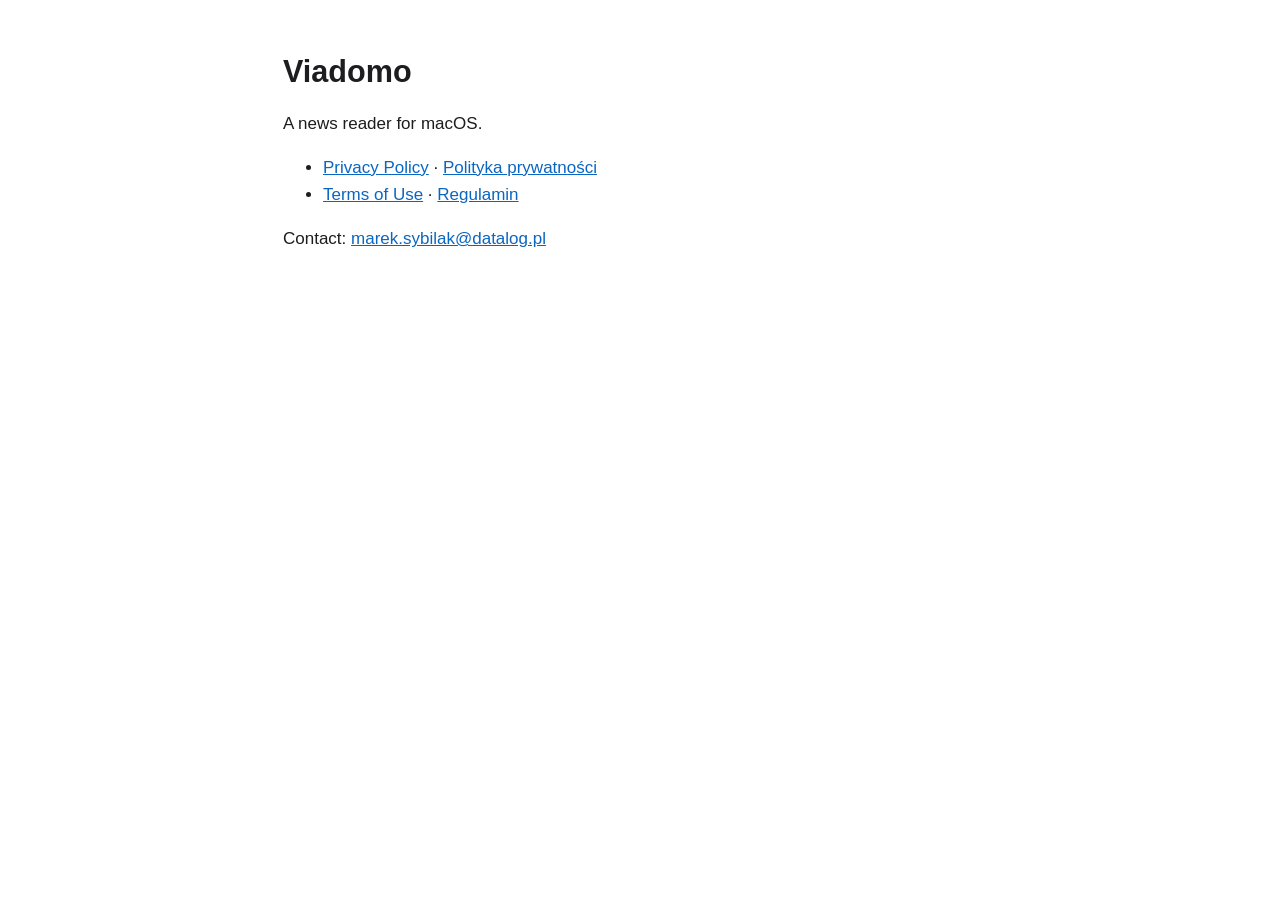
<file: index.html>
<!doctype html>
<html lang="en"><head><meta charset="utf-8"><meta name="viewport" content="width=device-width, initial-scale=1">
<title>Viadomo</title><link rel="stylesheet" href="style.css"></head><body>
<h1>Viadomo</h1>
<p>A news reader for macOS.</p>
<ul>
<li><a href="privacy/">Privacy Policy</a> · <a href="pl/privacy/">Polityka prywatności</a></li>
<li><a href="terms/">Terms of Use</a> · <a href="pl/terms/">Regulamin</a></li>
</ul>
<p>Contact: <a href="mailto:marek.sybilak@datalog.pl">marek.sybilak@datalog.pl</a></p>
</body></html>
</file>
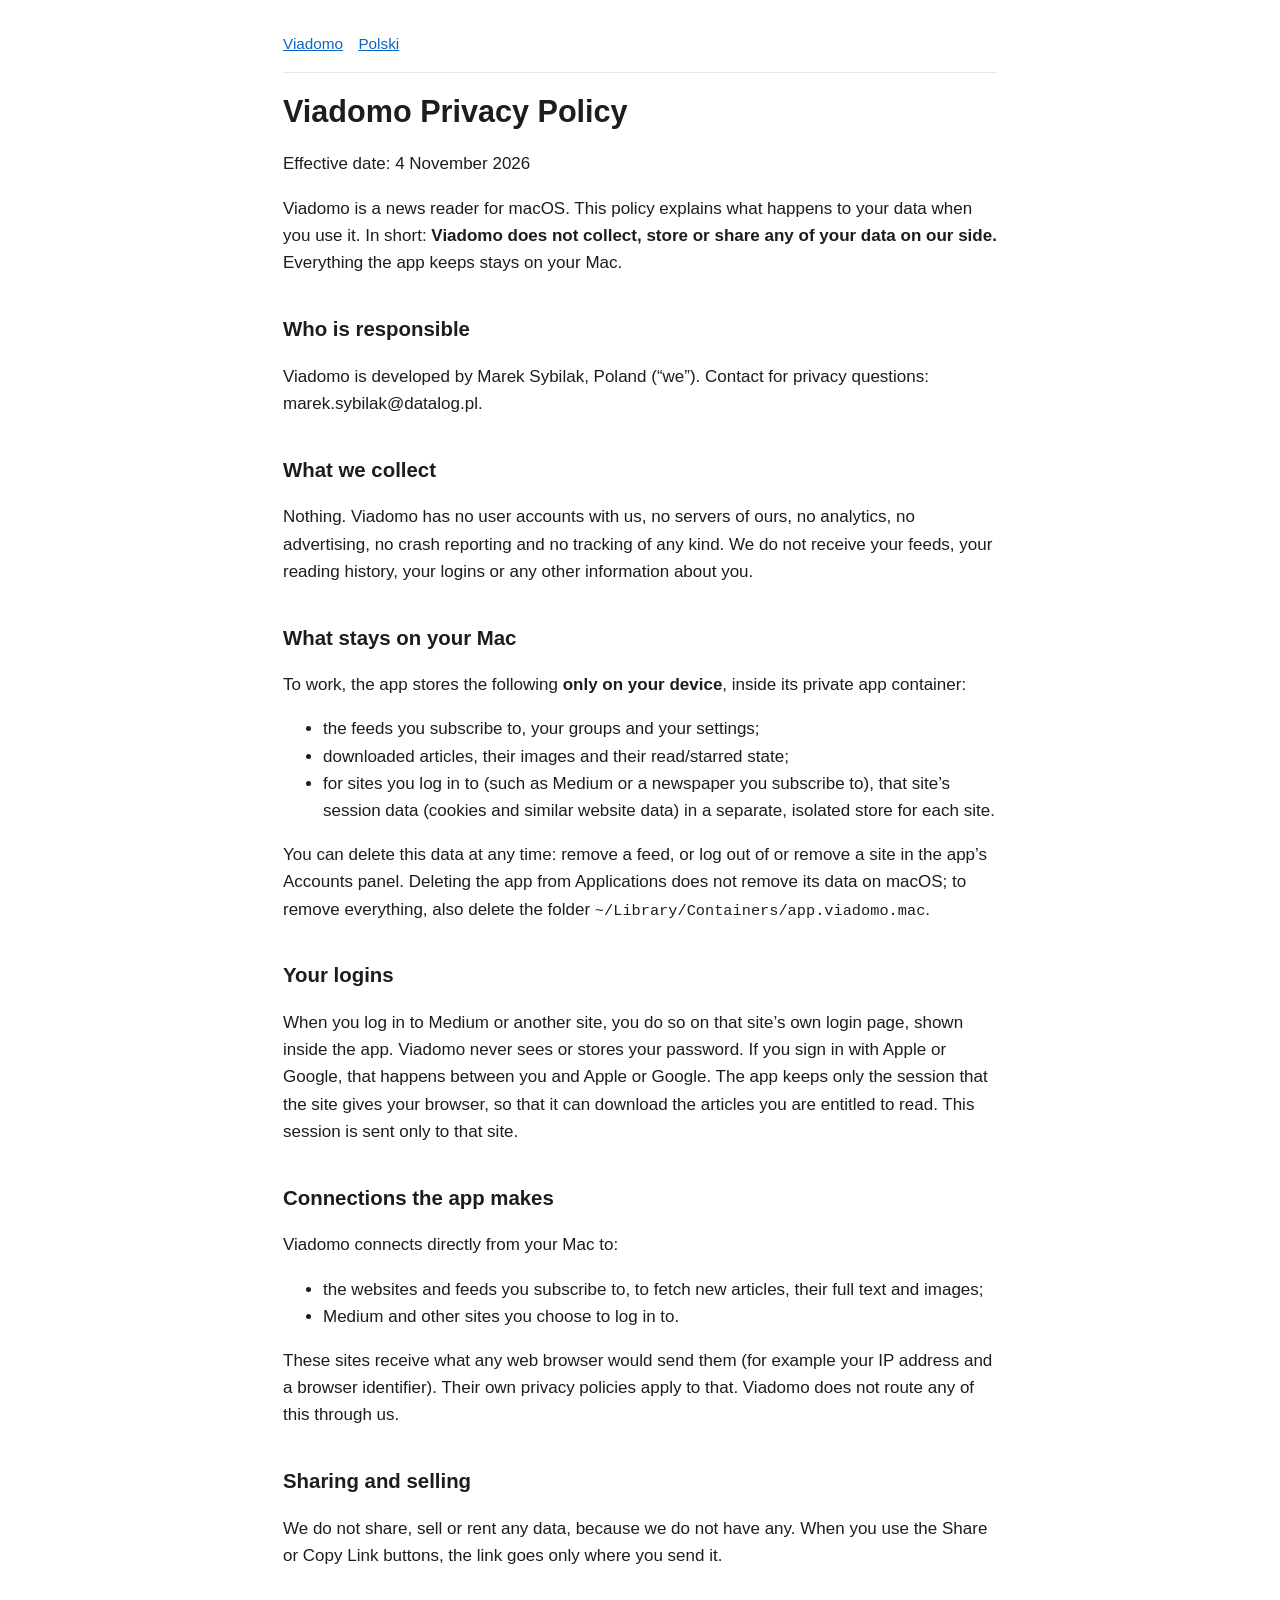
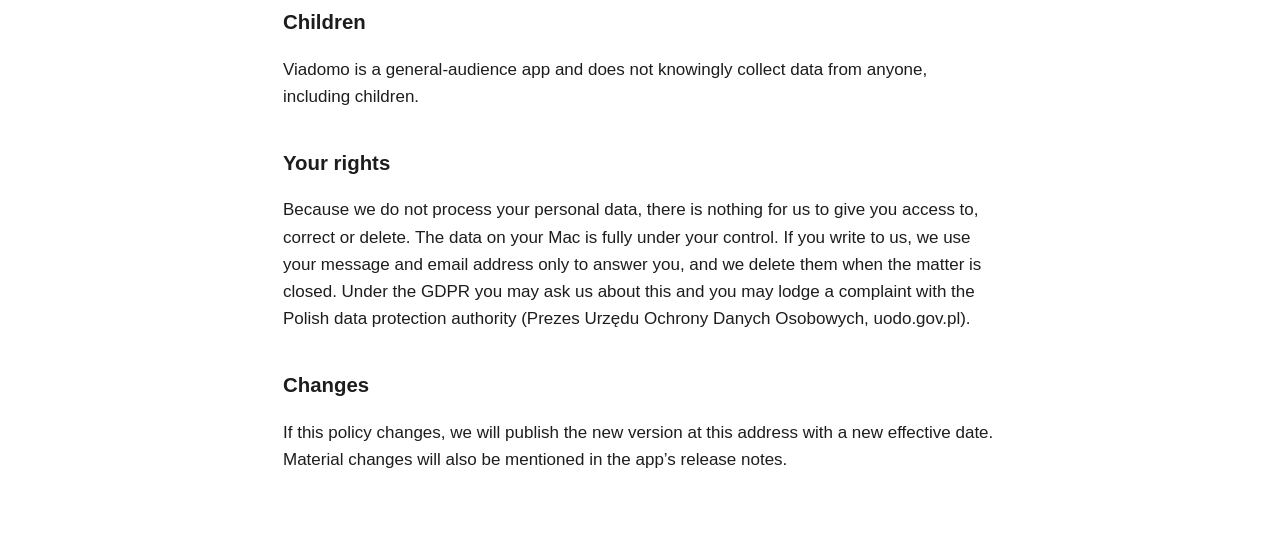
<file: privacy/index.html>
<!doctype html>
<html lang="en"><head><meta charset="utf-8"><meta name="viewport" content="width=device-width, initial-scale=1"><title>Viadomo
Privacy
Policy</title><link rel="stylesheet" href="../style.css"></head><body>
<nav><a href="../">Viadomo</a><a href="../pl/privacy/">Polski</a></nav>
<h1 id="viadomo-privacy-policy">Viadomo Privacy Policy</h1>
<p>Effective date: 4 November 2026</p>
<p>Viadomo is a news reader for macOS. This policy explains what happens
to your data when you use it. In short: <strong>Viadomo does not
collect, store or share any of your data on our side.</strong>
Everything the app keeps stays on your Mac.</p>
<h2 id="who-is-responsible">Who is responsible</h2>
<p>Viadomo is developed by Marek Sybilak, Poland (“we”). Contact for
privacy questions: marek.sybilak@datalog.pl.</p>
<h2 id="what-we-collect">What we collect</h2>
<p>Nothing. Viadomo has no user accounts with us, no servers of ours, no
analytics, no advertising, no crash reporting and no tracking of any
kind. We do not receive your feeds, your reading history, your logins or
any other information about you.</p>
<h2 id="what-stays-on-your-mac">What stays on your Mac</h2>
<p>To work, the app stores the following <strong>only on your
device</strong>, inside its private app container:</p>
<ul>
<li>the feeds you subscribe to, your groups and your settings;</li>
<li>downloaded articles, their images and their read/starred state;</li>
<li>for sites you log in to (such as Medium or a newspaper you subscribe
to), that site’s session data (cookies and similar website data) in a
separate, isolated store for each site.</li>
</ul>
<p>You can delete this data at any time: remove a feed, or log out of or
remove a site in the app’s Accounts panel. Deleting the app from
Applications does not remove its data on macOS; to remove everything,
also delete the folder
<code>~/Library/Containers/app.viadomo.mac</code>.</p>
<h2 id="your-logins">Your logins</h2>
<p>When you log in to Medium or another site, you do so on that site’s
own login page, shown inside the app. Viadomo never sees or stores your
password. If you sign in with Apple or Google, that happens between you
and Apple or Google. The app keeps only the session that the site gives
your browser, so that it can download the articles you are entitled to
read. This session is sent only to that site.</p>
<h2 id="connections-the-app-makes">Connections the app makes</h2>
<p>Viadomo connects directly from your Mac to:</p>
<ul>
<li>the websites and feeds you subscribe to, to fetch new articles,
their full text and images;</li>
<li>Medium and other sites you choose to log in to.</li>
</ul>
<p>These sites receive what any web browser would send them (for example
your IP address and a browser identifier). Their own privacy policies
apply to that. Viadomo does not route any of this through us.</p>
<h2 id="sharing-and-selling">Sharing and selling</h2>
<p>We do not share, sell or rent any data, because we do not have any.
When you use the Share or Copy Link buttons, the link goes only where
you send it.</p>
<h2 id="children">Children</h2>
<p>Viadomo is a general-audience app and does not knowingly collect data
from anyone, including children.</p>
<h2 id="your-rights">Your rights</h2>
<p>Because we do not process your personal data, there is nothing for us
to give you access to, correct or delete. The data on your Mac is fully
under your control. If you write to us, we use your message and email
address only to answer you, and we delete them when the matter is
closed. Under the GDPR you may ask us about this and you may lodge a
complaint with the Polish data protection authority (Prezes Urzędu
Ochrony Danych Osobowych, uodo.gov.pl).</p>
<h2 id="changes">Changes</h2>
<p>If this policy changes, we will publish the new version at this
address with a new effective date. Material changes will also be
mentioned in the app’s release notes.</p>
</body></html>
</file>
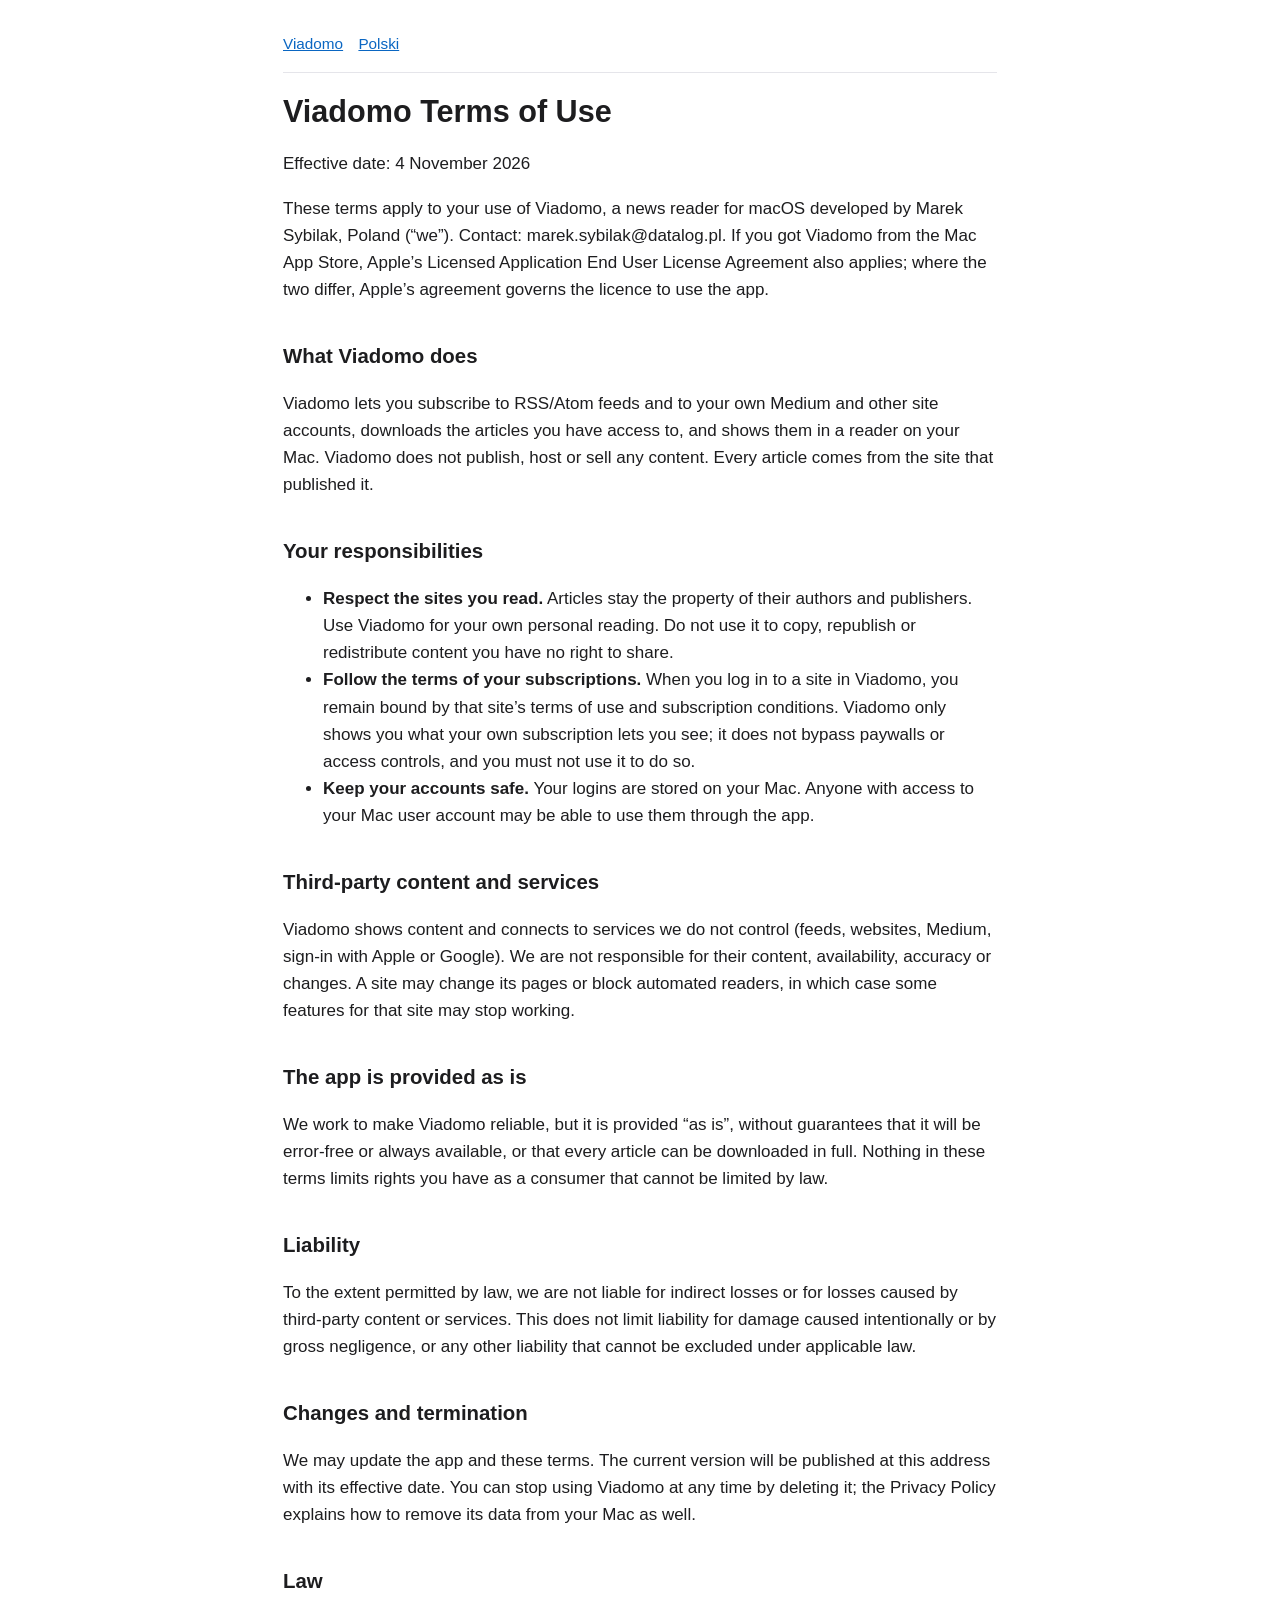
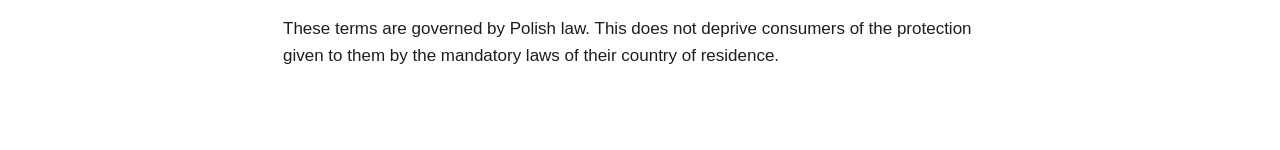
<file: terms/index.html>
<!doctype html>
<html lang="en"><head><meta charset="utf-8"><meta name="viewport" content="width=device-width, initial-scale=1"><title>Viadomo
Terms of
Use</title><link rel="stylesheet" href="../style.css"></head><body>
<nav><a href="../">Viadomo</a><a href="../pl/terms/">Polski</a></nav>
<h1 id="viadomo-terms-of-use">Viadomo Terms of Use</h1>
<p>Effective date: 4 November 2026</p>
<p>These terms apply to your use of Viadomo, a news reader for macOS
developed by Marek Sybilak, Poland (“we”). Contact:
marek.sybilak@datalog.pl. If you got Viadomo from the Mac App Store,
Apple’s Licensed Application End User License Agreement also applies;
where the two differ, Apple’s agreement governs the licence to use the
app.</p>
<h2 id="what-viadomo-does">What Viadomo does</h2>
<p>Viadomo lets you subscribe to RSS/Atom feeds and to your own Medium
and other site accounts, downloads the articles you have access to, and
shows them in a reader on your Mac. Viadomo does not publish, host or
sell any content. Every article comes from the site that published
it.</p>
<h2 id="your-responsibilities">Your responsibilities</h2>
<ul>
<li><strong>Respect the sites you read.</strong> Articles stay the
property of their authors and publishers. Use Viadomo for your own
personal reading. Do not use it to copy, republish or redistribute
content you have no right to share.</li>
<li><strong>Follow the terms of your subscriptions.</strong> When you
log in to a site in Viadomo, you remain bound by that site’s terms of
use and subscription conditions. Viadomo only shows you what your own
subscription lets you see; it does not bypass paywalls or access
controls, and you must not use it to do so.</li>
<li><strong>Keep your accounts safe.</strong> Your logins are stored on
your Mac. Anyone with access to your Mac user account may be able to use
them through the app.</li>
</ul>
<h2 id="third-party-content-and-services">Third-party content and
services</h2>
<p>Viadomo shows content and connects to services we do not control
(feeds, websites, Medium, sign-in with Apple or Google). We are not
responsible for their content, availability, accuracy or changes. A site
may change its pages or block automated readers, in which case some
features for that site may stop working.</p>
<h2 id="the-app-is-provided-as-is">The app is provided as is</h2>
<p>We work to make Viadomo reliable, but it is provided “as is”, without
guarantees that it will be error-free or always available, or that every
article can be downloaded in full. Nothing in these terms limits rights
you have as a consumer that cannot be limited by law.</p>
<h2 id="liability">Liability</h2>
<p>To the extent permitted by law, we are not liable for indirect losses
or for losses caused by third-party content or services. This does not
limit liability for damage caused intentionally or by gross negligence,
or any other liability that cannot be excluded under applicable law.</p>
<h2 id="changes-and-termination">Changes and termination</h2>
<p>We may update the app and these terms. The current version will be
published at this address with its effective date. You can stop using
Viadomo at any time by deleting it; the Privacy Policy explains how to
remove its data from your Mac as well.</p>
<h2 id="law">Law</h2>
<p>These terms are governed by Polish law. This does not deprive
consumers of the protection given to them by the mandatory laws of their
country of residence.</p>
</body></html>
</file>
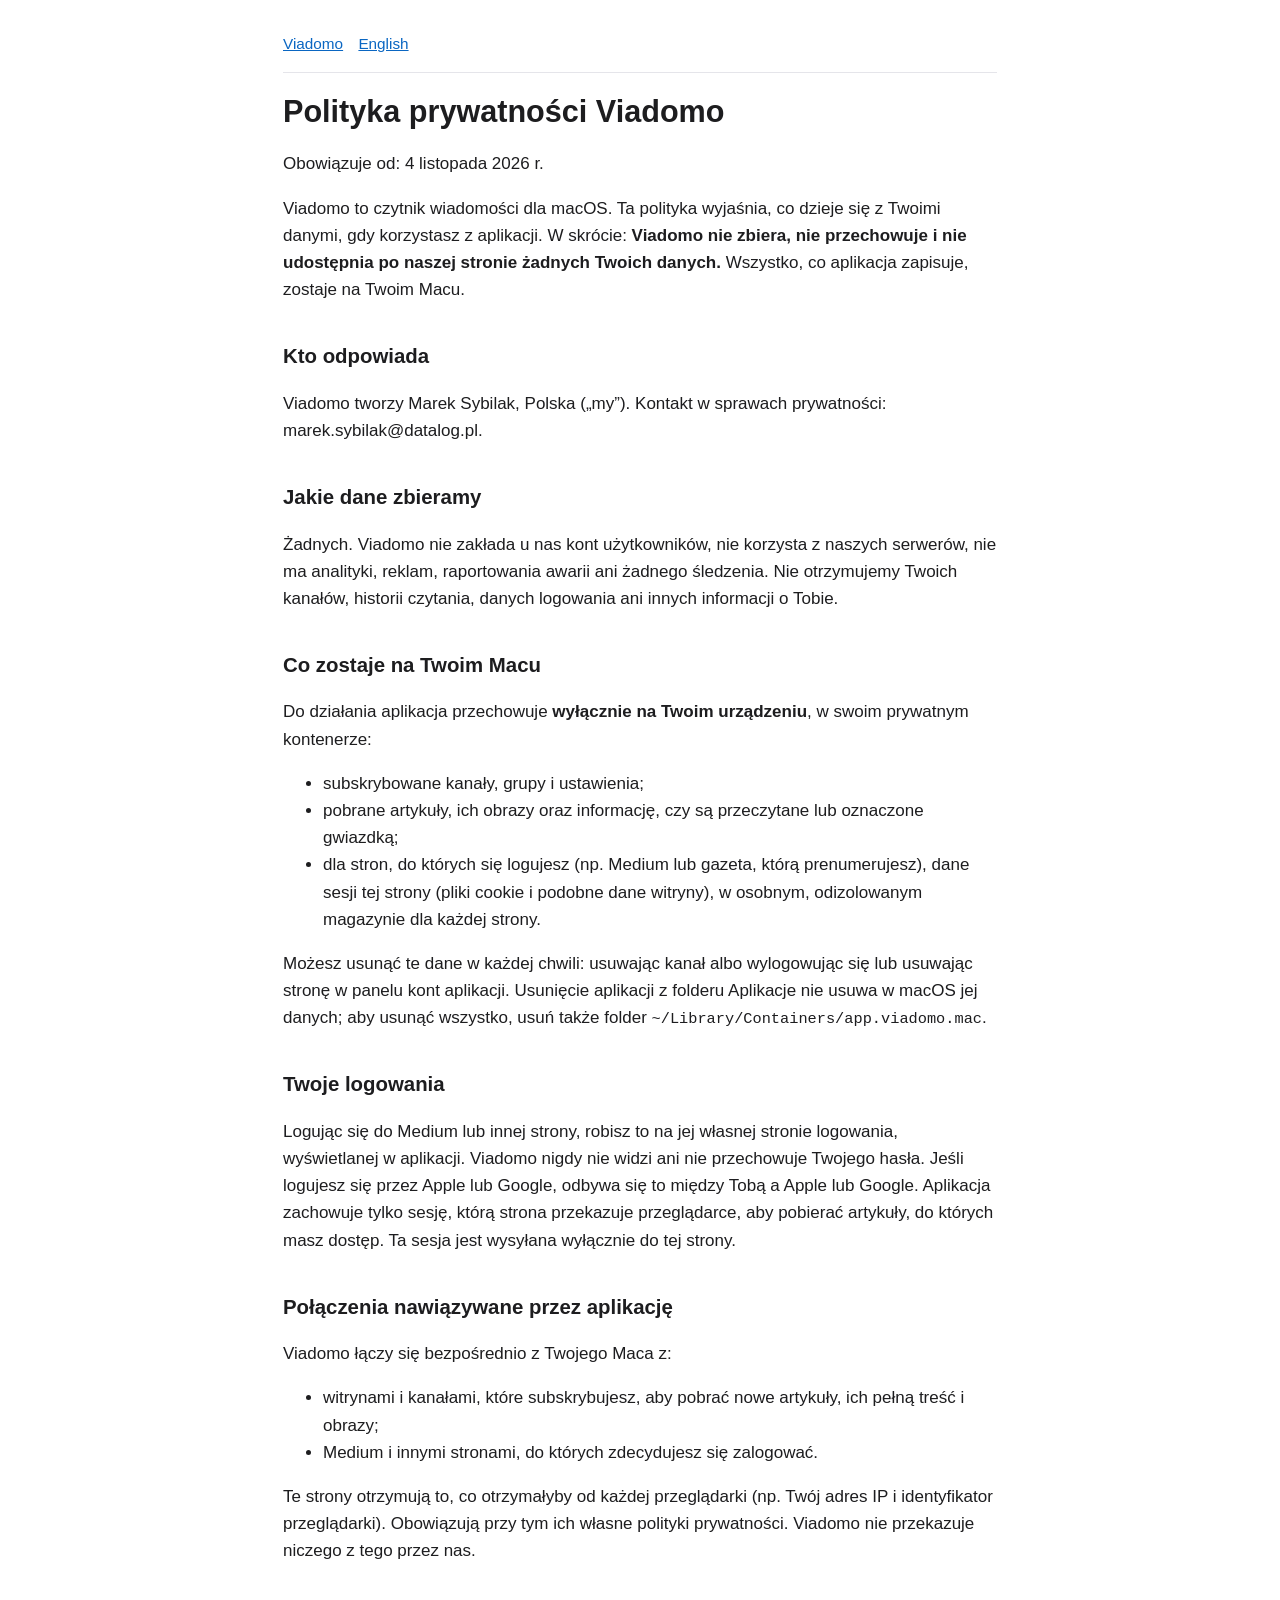
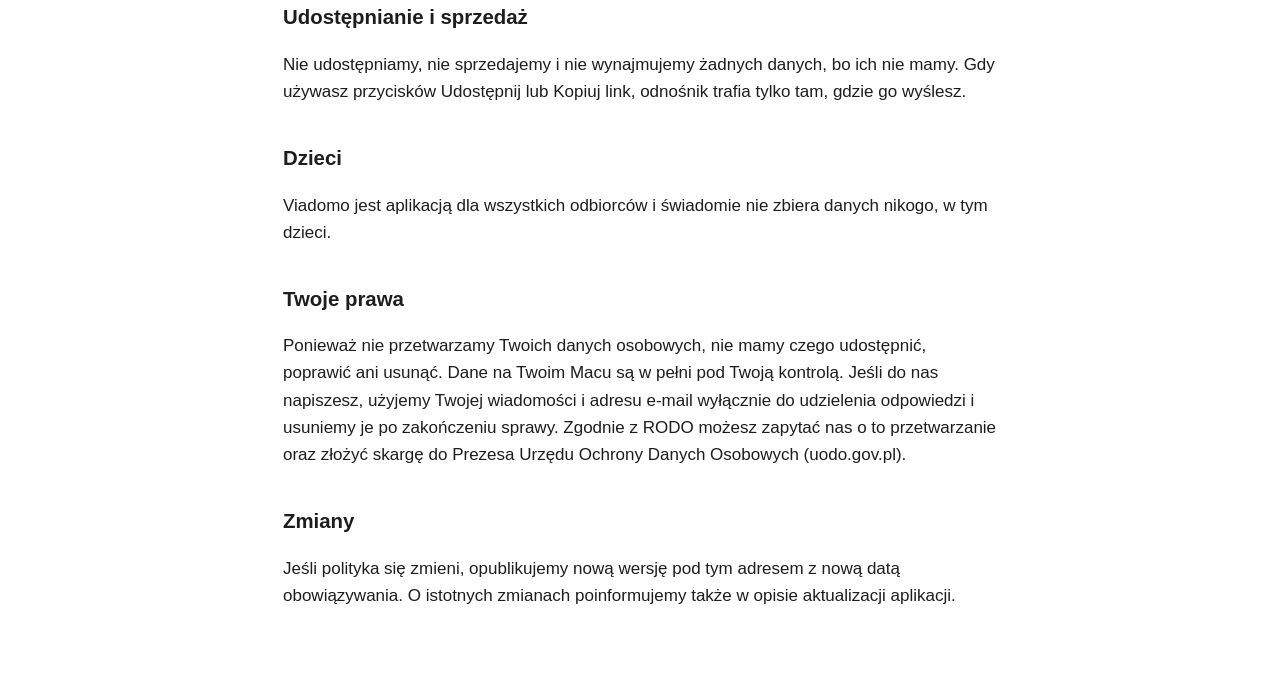
<file: pl/privacy/index.html>
<!doctype html>
<html lang="pl"><head><meta charset="utf-8"><meta name="viewport" content="width=device-width, initial-scale=1"><title>Polityka
prywatności
Viadomo</title><link rel="stylesheet" href="../../style.css"></head><body>
<nav><a href="../../">Viadomo</a><a href="../../privacy/">English</a></nav>
<h1 id="polityka-prywatności-viadomo">Polityka prywatności Viadomo</h1>
<p>Obowiązuje od: 4 listopada 2026 r.</p>
<p>Viadomo to czytnik wiadomości dla macOS. Ta polityka wyjaśnia, co
dzieje się z Twoimi danymi, gdy korzystasz z aplikacji. W skrócie:
<strong>Viadomo nie zbiera, nie przechowuje i nie udostępnia po naszej
stronie żadnych Twoich danych.</strong> Wszystko, co aplikacja zapisuje,
zostaje na Twoim Macu.</p>
<h2 id="kto-odpowiada">Kto odpowiada</h2>
<p>Viadomo tworzy Marek Sybilak, Polska („my”). Kontakt w sprawach
prywatności: marek.sybilak@datalog.pl.</p>
<h2 id="jakie-dane-zbieramy">Jakie dane zbieramy</h2>
<p>Żadnych. Viadomo nie zakłada u nas kont użytkowników, nie korzysta z
naszych serwerów, nie ma analityki, reklam, raportowania awarii ani
żadnego śledzenia. Nie otrzymujemy Twoich kanałów, historii czytania,
danych logowania ani innych informacji o Tobie.</p>
<h2 id="co-zostaje-na-twoim-macu">Co zostaje na Twoim Macu</h2>
<p>Do działania aplikacja przechowuje <strong>wyłącznie na Twoim
urządzeniu</strong>, w swoim prywatnym kontenerze:</p>
<ul>
<li>subskrybowane kanały, grupy i ustawienia;</li>
<li>pobrane artykuły, ich obrazy oraz informację, czy są przeczytane lub
oznaczone gwiazdką;</li>
<li>dla stron, do których się logujesz (np. Medium lub gazeta, którą
prenumerujesz), dane sesji tej strony (pliki cookie i podobne dane
witryny), w osobnym, odizolowanym magazynie dla każdej strony.</li>
</ul>
<p>Możesz usunąć te dane w każdej chwili: usuwając kanał albo
wylogowując się lub usuwając stronę w panelu kont aplikacji. Usunięcie
aplikacji z folderu Aplikacje nie usuwa w macOS jej danych; aby usunąć
wszystko, usuń także folder
<code>~/Library/Containers/app.viadomo.mac</code>.</p>
<h2 id="twoje-logowania">Twoje logowania</h2>
<p>Logując się do Medium lub innej strony, robisz to na jej własnej
stronie logowania, wyświetlanej w aplikacji. Viadomo nigdy nie widzi ani
nie przechowuje Twojego hasła. Jeśli logujesz się przez Apple lub
Google, odbywa się to między Tobą a Apple lub Google. Aplikacja
zachowuje tylko sesję, którą strona przekazuje przeglądarce, aby
pobierać artykuły, do których masz dostęp. Ta sesja jest wysyłana
wyłącznie do tej strony.</p>
<h2 id="połączenia-nawiązywane-przez-aplikację">Połączenia nawiązywane
przez aplikację</h2>
<p>Viadomo łączy się bezpośrednio z Twojego Maca z:</p>
<ul>
<li>witrynami i kanałami, które subskrybujesz, aby pobrać nowe artykuły,
ich pełną treść i obrazy;</li>
<li>Medium i innymi stronami, do których zdecydujesz się zalogować.</li>
</ul>
<p>Te strony otrzymują to, co otrzymałyby od każdej przeglądarki (np.
Twój adres IP i identyfikator przeglądarki). Obowiązują przy tym ich
własne polityki prywatności. Viadomo nie przekazuje niczego z tego przez
nas.</p>
<h2 id="udostępnianie-i-sprzedaż">Udostępnianie i sprzedaż</h2>
<p>Nie udostępniamy, nie sprzedajemy i nie wynajmujemy żadnych danych,
bo ich nie mamy. Gdy używasz przycisków Udostępnij lub Kopiuj link,
odnośnik trafia tylko tam, gdzie go wyślesz.</p>
<h2 id="dzieci">Dzieci</h2>
<p>Viadomo jest aplikacją dla wszystkich odbiorców i świadomie nie
zbiera danych nikogo, w tym dzieci.</p>
<h2 id="twoje-prawa">Twoje prawa</h2>
<p>Ponieważ nie przetwarzamy Twoich danych osobowych, nie mamy czego
udostępnić, poprawić ani usunąć. Dane na Twoim Macu są w pełni pod Twoją
kontrolą. Jeśli do nas napiszesz, użyjemy Twojej wiadomości i adresu
e-mail wyłącznie do udzielenia odpowiedzi i usuniemy je po zakończeniu
sprawy. Zgodnie z RODO możesz zapytać nas o to przetwarzanie oraz złożyć
skargę do Prezesa Urzędu Ochrony Danych Osobowych (uodo.gov.pl).</p>
<h2 id="zmiany">Zmiany</h2>
<p>Jeśli polityka się zmieni, opublikujemy nową wersję pod tym adresem z
nową datą obowiązywania. O istotnych zmianach poinformujemy także w
opisie aktualizacji aplikacji.</p>
</body></html>
</file>
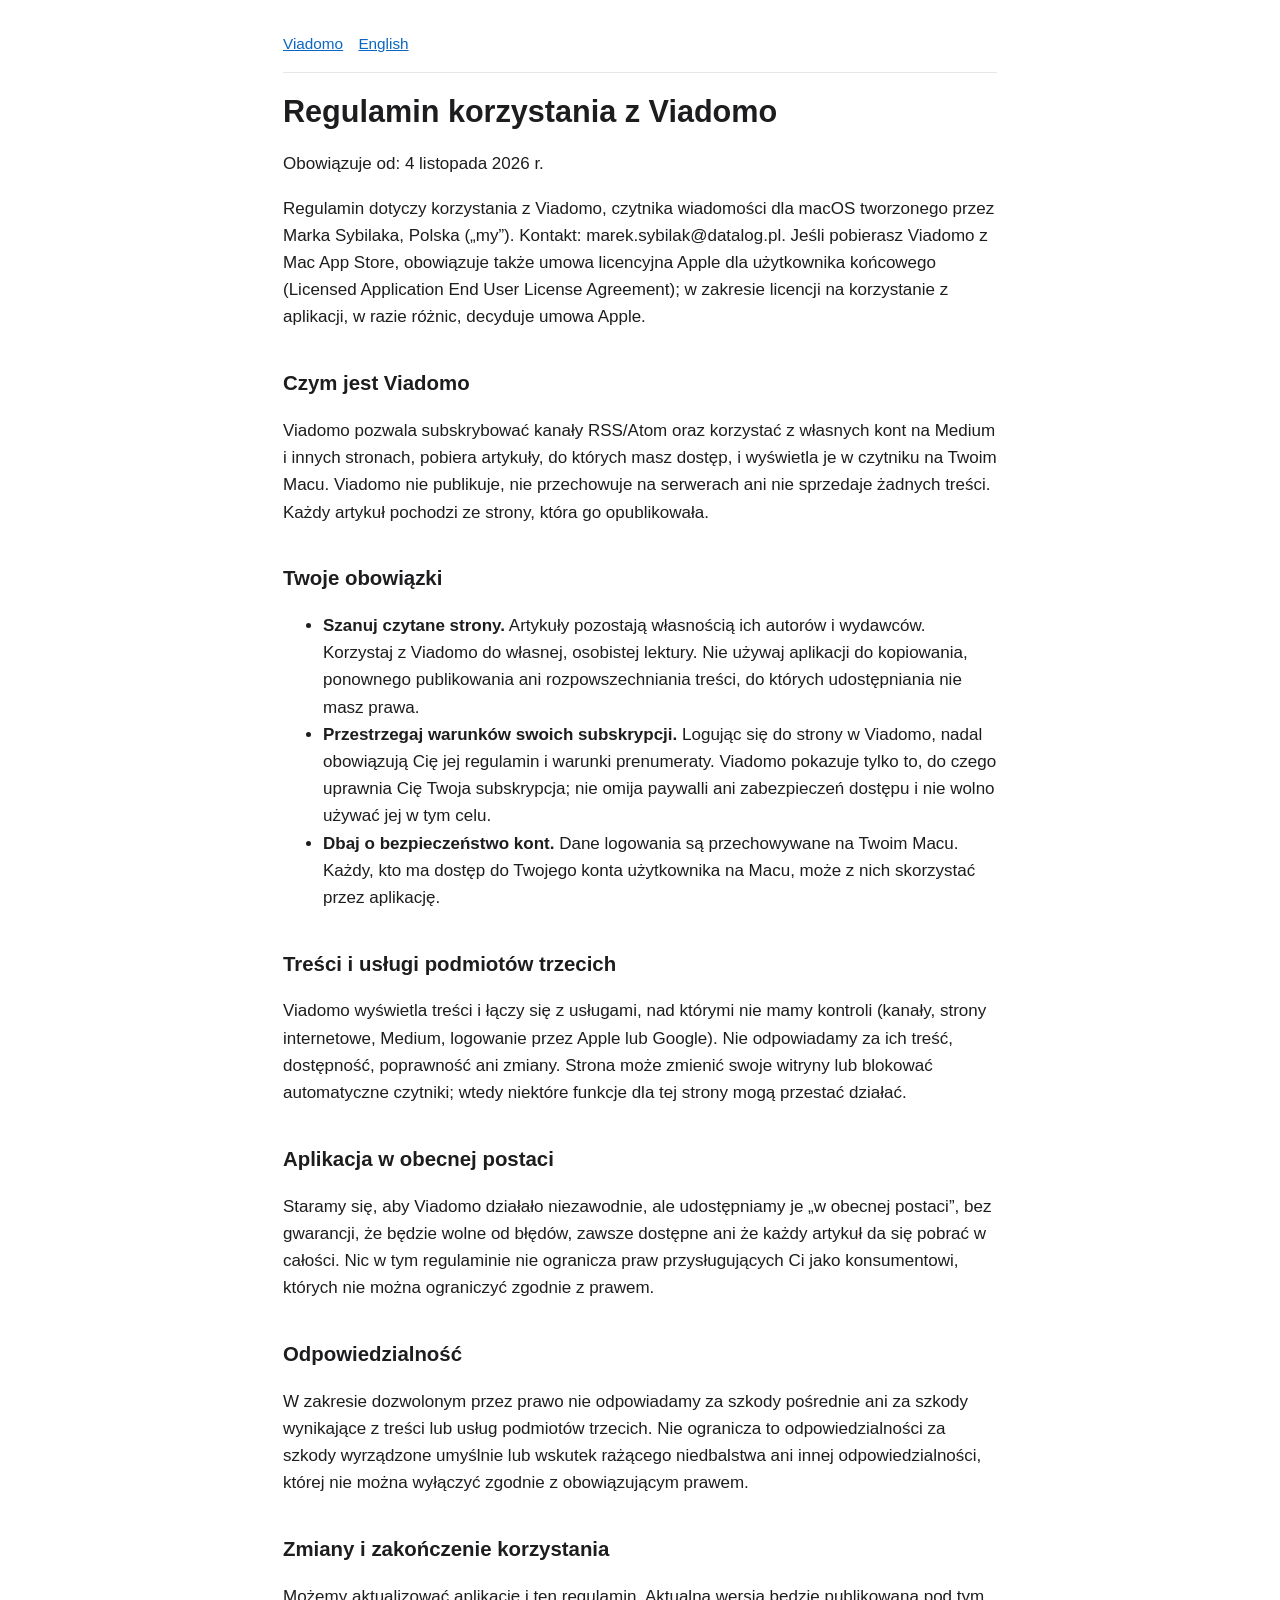
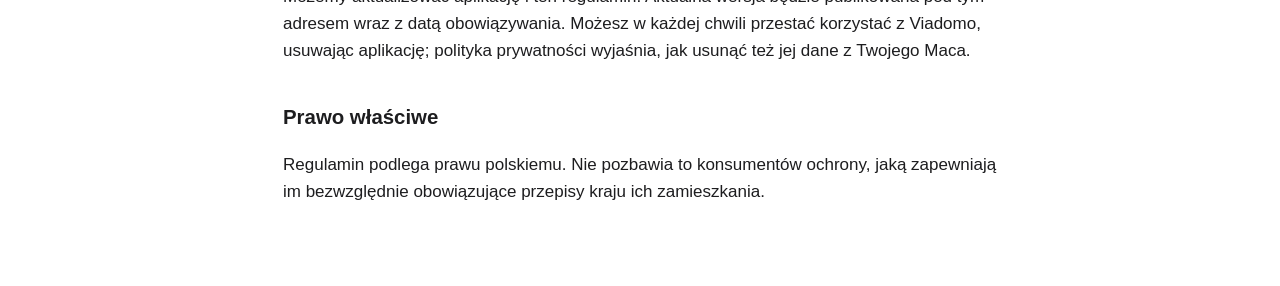
<file: pl/terms/index.html>
<!doctype html>
<html lang="pl"><head><meta charset="utf-8"><meta name="viewport" content="width=device-width, initial-scale=1"><title>Regulamin
Viadomo</title><link rel="stylesheet" href="../../style.css"></head><body>
<nav><a href="../../">Viadomo</a><a href="../../terms/">English</a></nav>
<h1 id="regulamin-korzystania-z-viadomo">Regulamin korzystania z
Viadomo</h1>
<p>Obowiązuje od: 4 listopada 2026 r.</p>
<p>Regulamin dotyczy korzystania z Viadomo, czytnika wiadomości dla
macOS tworzonego przez Marka Sybilaka, Polska („my”). Kontakt:
marek.sybilak@datalog.pl. Jeśli pobierasz Viadomo z Mac App Store,
obowiązuje także umowa licencyjna Apple dla użytkownika końcowego
(Licensed Application End User License Agreement); w zakresie licencji
na korzystanie z aplikacji, w razie różnic, decyduje umowa Apple.</p>
<h2 id="czym-jest-viadomo">Czym jest Viadomo</h2>
<p>Viadomo pozwala subskrybować kanały RSS/Atom oraz korzystać z
własnych kont na Medium i innych stronach, pobiera artykuły, do których
masz dostęp, i wyświetla je w czytniku na Twoim Macu. Viadomo nie
publikuje, nie przechowuje na serwerach ani nie sprzedaje żadnych
treści. Każdy artykuł pochodzi ze strony, która go opublikowała.</p>
<h2 id="twoje-obowiązki">Twoje obowiązki</h2>
<ul>
<li><strong>Szanuj czytane strony.</strong> Artykuły pozostają
własnością ich autorów i wydawców. Korzystaj z Viadomo do własnej,
osobistej lektury. Nie używaj aplikacji do kopiowania, ponownego
publikowania ani rozpowszechniania treści, do których udostępniania nie
masz prawa.</li>
<li><strong>Przestrzegaj warunków swoich subskrypcji.</strong> Logując
się do strony w Viadomo, nadal obowiązują Cię jej regulamin i warunki
prenumeraty. Viadomo pokazuje tylko to, do czego uprawnia Cię Twoja
subskrypcja; nie omija paywalli ani zabezpieczeń dostępu i nie wolno
używać jej w tym celu.</li>
<li><strong>Dbaj o bezpieczeństwo kont.</strong> Dane logowania są
przechowywane na Twoim Macu. Każdy, kto ma dostęp do Twojego konta
użytkownika na Macu, może z nich skorzystać przez aplikację.</li>
</ul>
<h2 id="treści-i-usługi-podmiotów-trzecich">Treści i usługi podmiotów
trzecich</h2>
<p>Viadomo wyświetla treści i łączy się z usługami, nad którymi nie mamy
kontroli (kanały, strony internetowe, Medium, logowanie przez Apple lub
Google). Nie odpowiadamy za ich treść, dostępność, poprawność ani
zmiany. Strona może zmienić swoje witryny lub blokować automatyczne
czytniki; wtedy niektóre funkcje dla tej strony mogą przestać
działać.</p>
<h2 id="aplikacja-w-obecnej-postaci">Aplikacja w obecnej postaci</h2>
<p>Staramy się, aby Viadomo działało niezawodnie, ale udostępniamy je „w
obecnej postaci”, bez gwarancji, że będzie wolne od błędów, zawsze
dostępne ani że każdy artykuł da się pobrać w całości. Nic w tym
regulaminie nie ogranicza praw przysługujących Ci jako konsumentowi,
których nie można ograniczyć zgodnie z prawem.</p>
<h2 id="odpowiedzialność">Odpowiedzialność</h2>
<p>W zakresie dozwolonym przez prawo nie odpowiadamy za szkody pośrednie
ani za szkody wynikające z treści lub usług podmiotów trzecich. Nie
ogranicza to odpowiedzialności za szkody wyrządzone umyślnie lub wskutek
rażącego niedbalstwa ani innej odpowiedzialności, której nie można
wyłączyć zgodnie z obowiązującym prawem.</p>
<h2 id="zmiany-i-zakończenie-korzystania">Zmiany i zakończenie
korzystania</h2>
<p>Możemy aktualizować aplikację i ten regulamin. Aktualna wersja będzie
publikowana pod tym adresem wraz z datą obowiązywania. Możesz w każdej
chwili przestać korzystać z Viadomo, usuwając aplikację; polityka
prywatności wyjaśnia, jak usunąć też jej dane z Twojego Maca.</p>
<h2 id="prawo-właściwe">Prawo właściwe</h2>
<p>Regulamin podlega prawu polskiemu. Nie pozbawia to konsumentów
ochrony, jaką zapewniają im bezwzględnie obowiązujące przepisy kraju ich
zamieszkania.</p>
</body></html>
</file>
<file: style.css>
:root { --fg:#1d1d1f; --bg:#fff; --muted:#6e6e73; --link:#0a66c2; --rule:#e5e5ea; }
@media (prefers-color-scheme: dark) { :root { --fg:#e6e6e6; --bg:#1c1c1e; --muted:#98989d; --link:#6cb6ff; --rule:#3a3a3c; } }
html { background: var(--bg); color: var(--fg); }
body { margin: 0 auto; padding: 32px 16px 64px; max-width: 42em; font: 17px/1.6 -apple-system, "SF Pro Text", "Helvetica Neue", sans-serif; }
h1 { font-size: 1.8em; line-height: 1.2; } h2 { font-size: 1.2em; margin-top: 1.8em; }
a { color: var(--link); } code { font: .9em "SF Mono", Menlo, monospace; }
nav { font-size: .9em; color: var(--muted); padding-bottom: 1em; border-bottom: 1px solid var(--rule); }
nav a { margin-right: 1em; }
</file>
